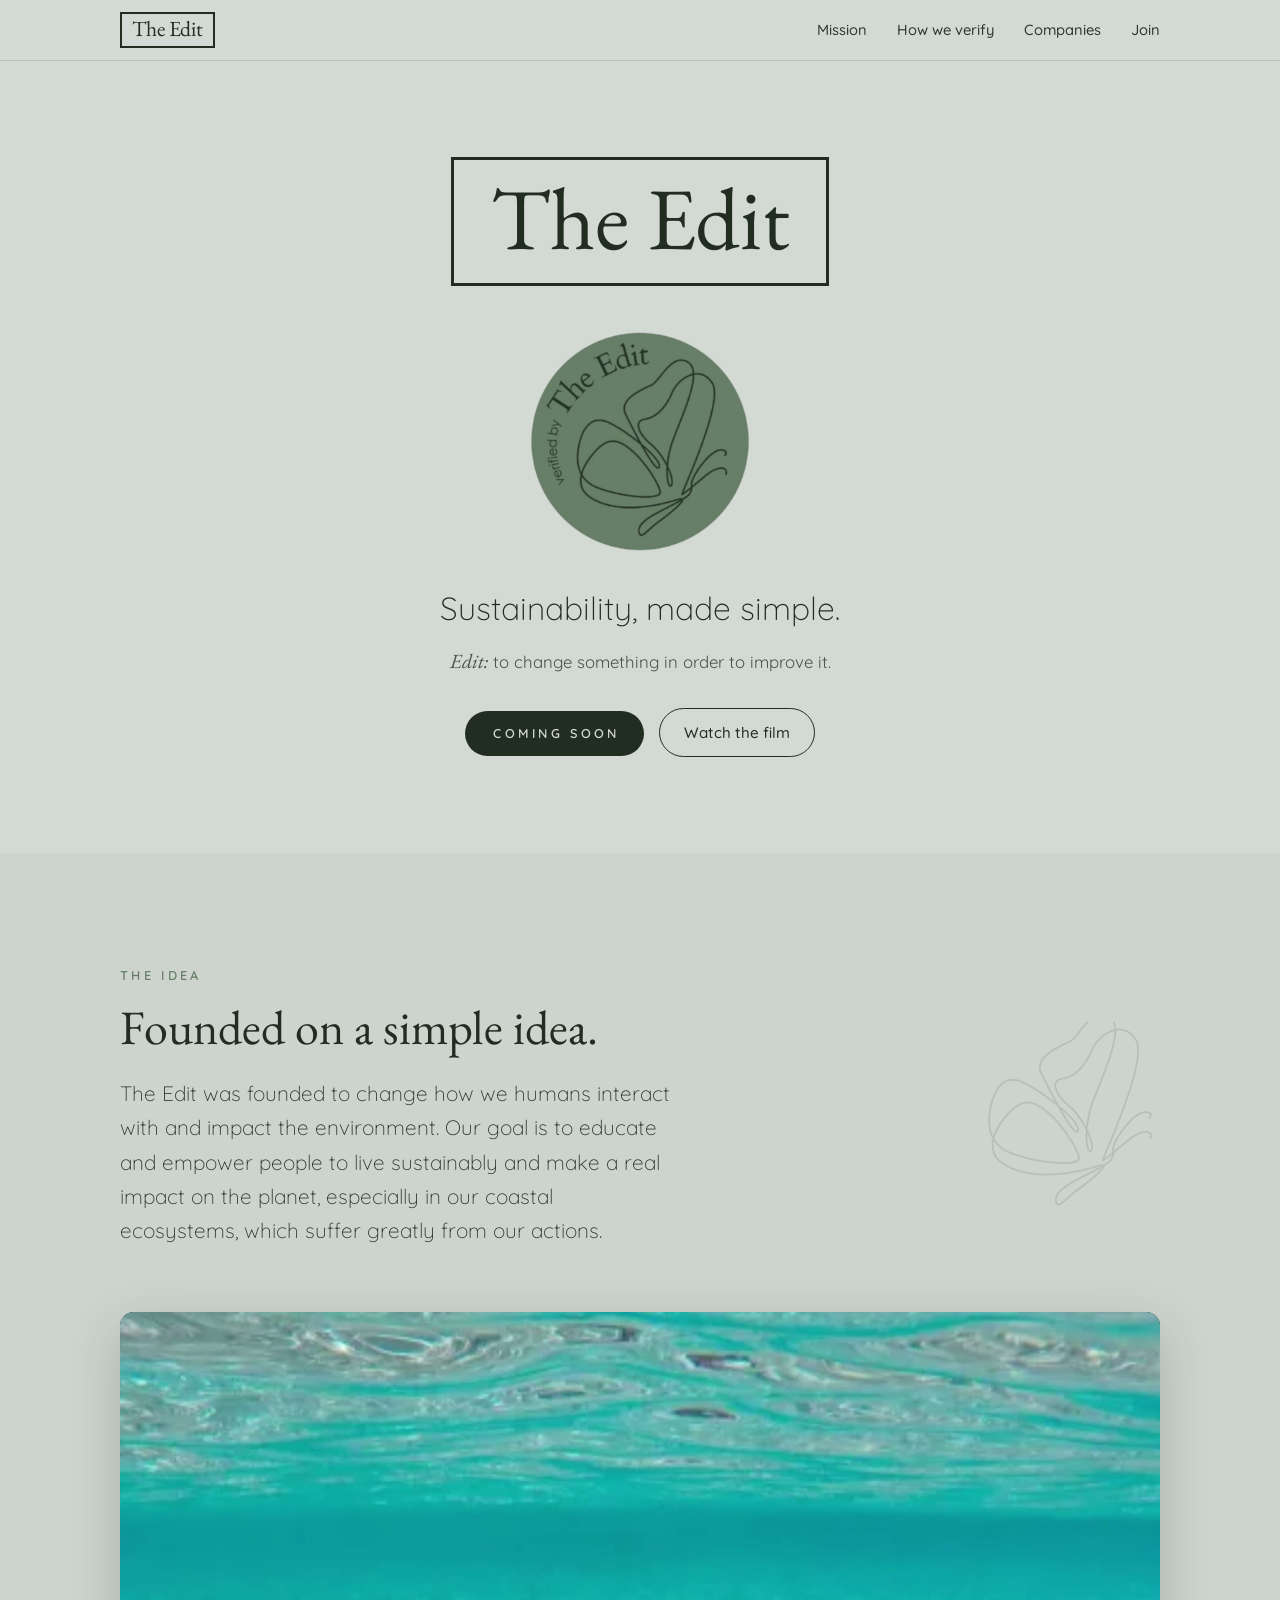
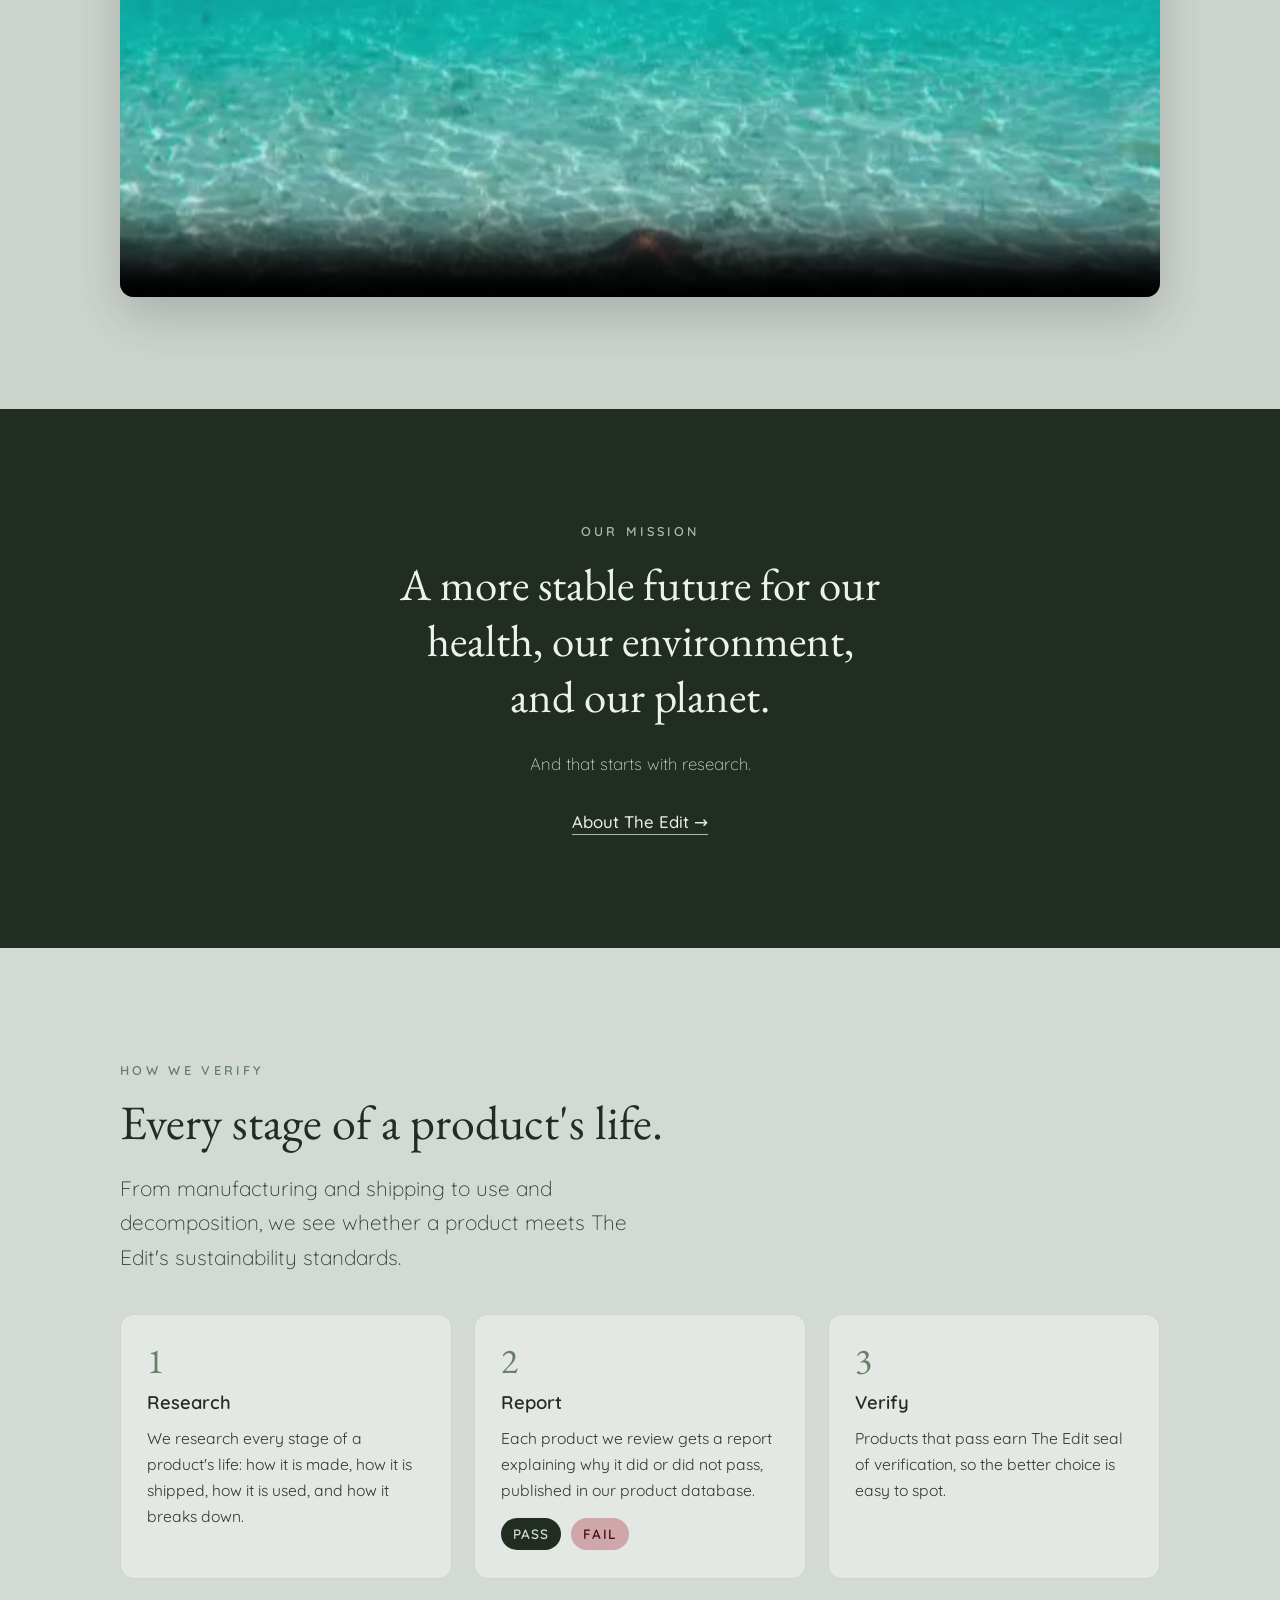
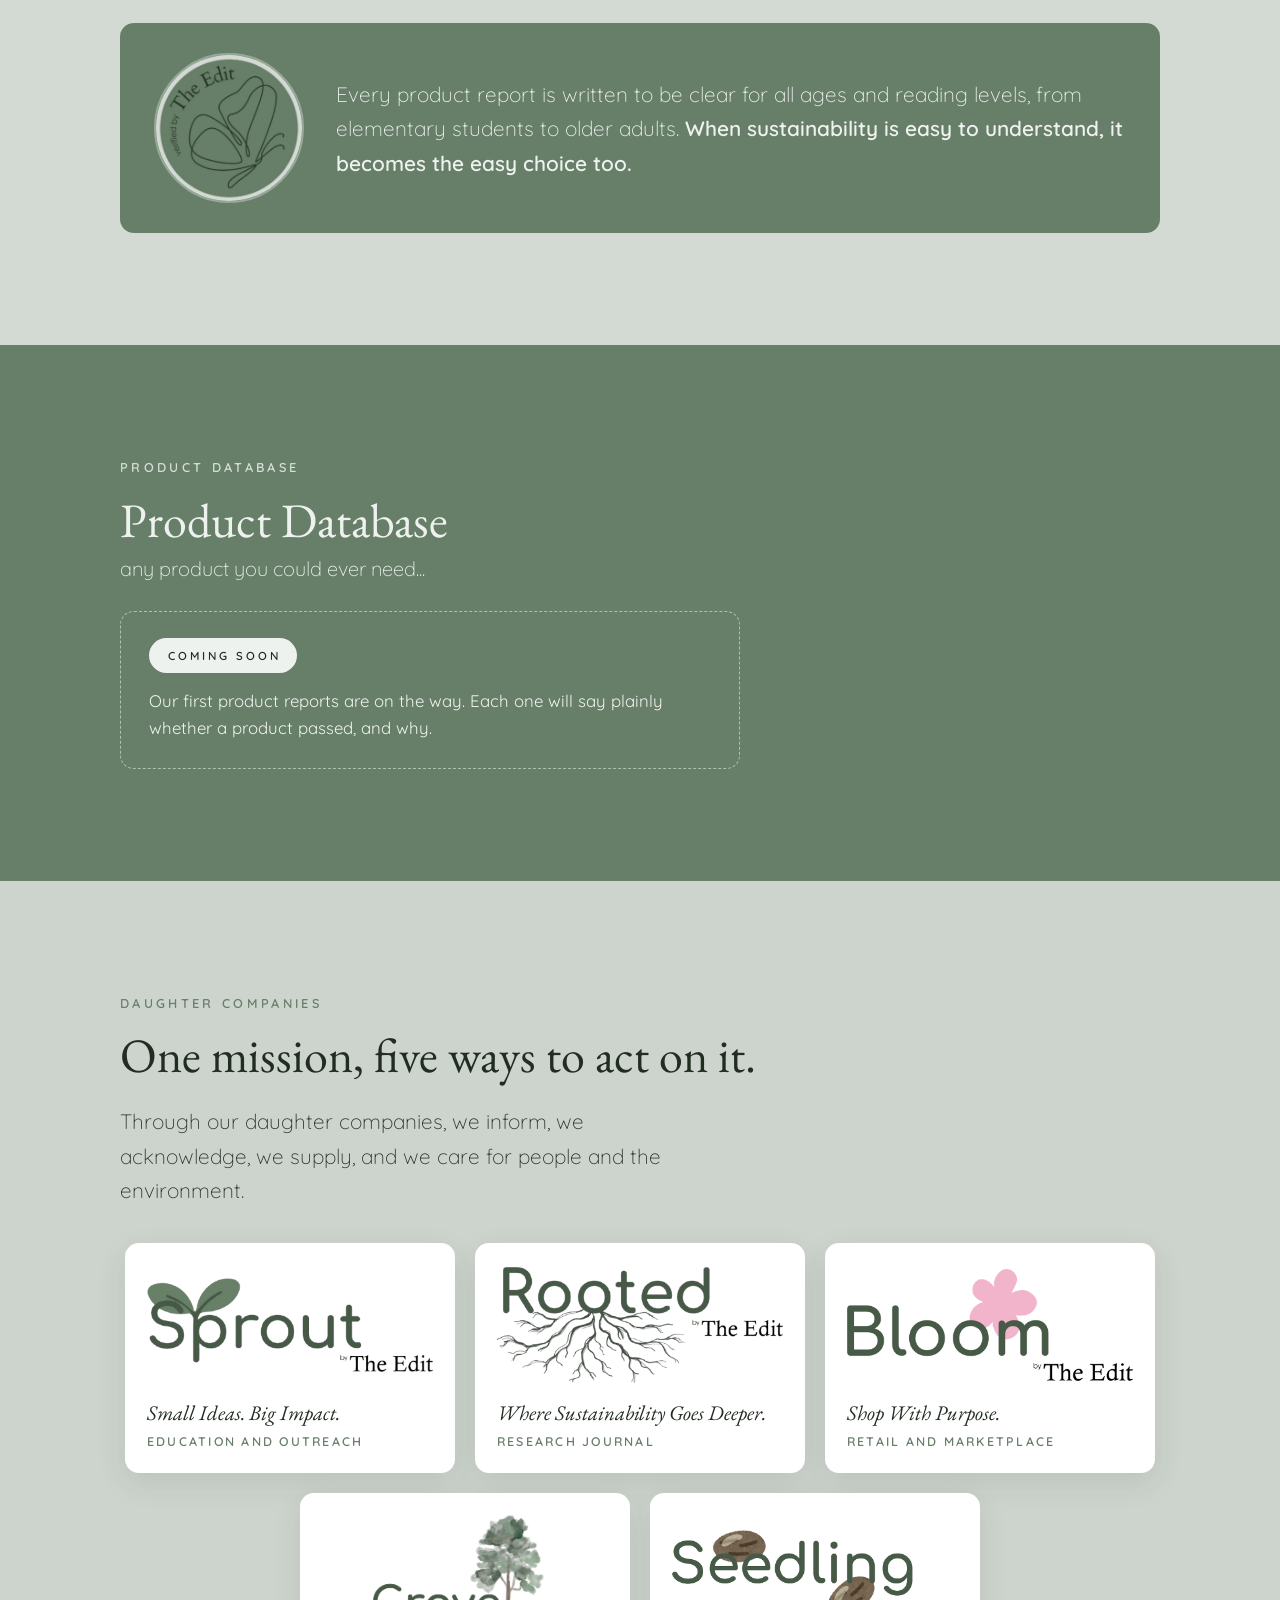
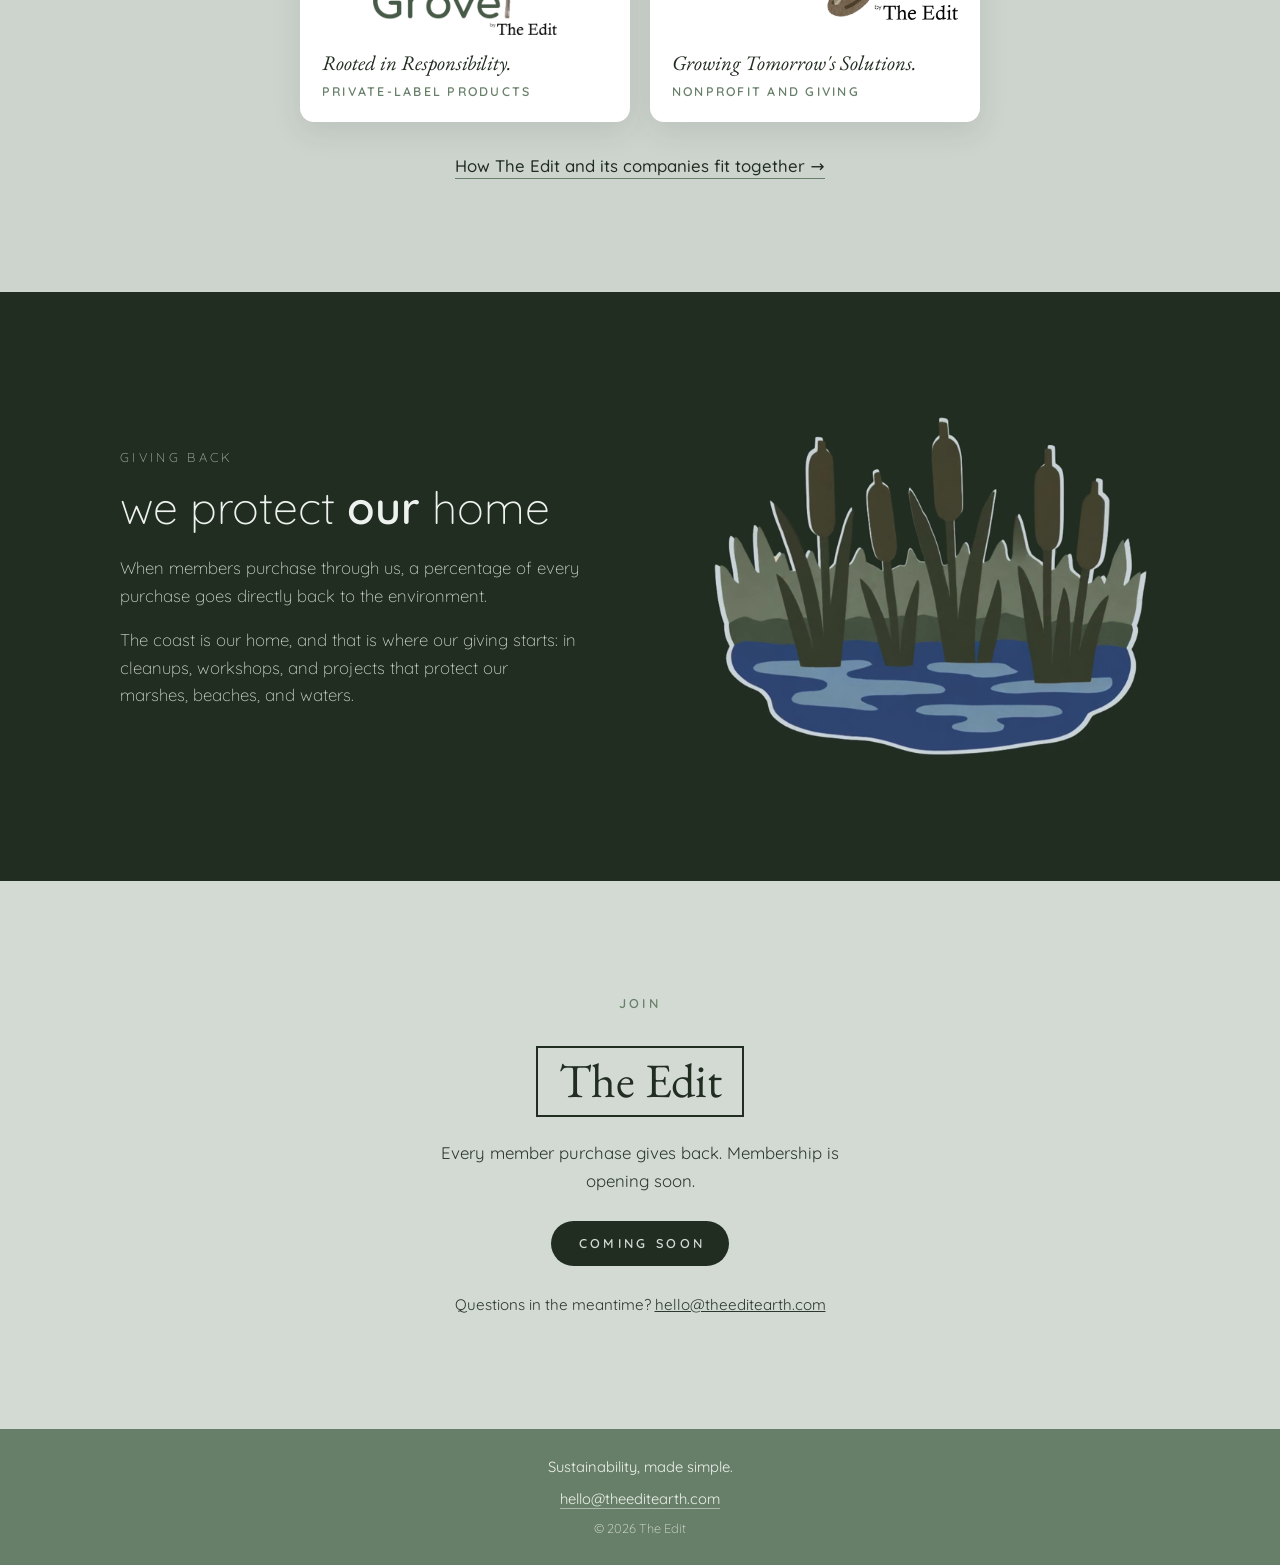
<file: index.html>
<!doctype html>
<html lang="en">
<head>
<meta charset="utf-8">
<meta name="viewport" content="width=device-width, initial-scale=1">
<title>The Edit | Sustainability, made simple.</title>
<meta name="description" content="The Edit researches every stage of a product's life and reports, in plain language, whether it meets our sustainability standards. Sustainability, made simple.">
<meta name="theme-color" content="#D3DAD4">
<meta property="og:title" content="The Edit | Sustainability, made simple.">
<meta property="og:description" content="To edit is to change something in order to improve it. Coming soon.">
<meta property="og:image" content="https://www.theeditearth.com/poster.jpg">
<meta property="og:type" content="website">
<link rel="icon" href="seal.png">
<link rel="preconnect" href="https://fonts.googleapis.com">
<link rel="preconnect" href="https://fonts.gstatic.com" crossorigin>
<link href="https://fonts.googleapis.com/css2?family=EB+Garamond:ital,wght@0,400;0,500;1,400&family=Quicksand:wght@300;400;500;600&display=swap" rel="stylesheet">
<style>
  :root {
    --sage-pale: #D3DAD4;
    --sage-mist: #CDD4CE;
    --sage: #677F68;
    --forest: #222D22;
    --ink: #2c382d;
    --cream: #eef2ee;
    --serif: "EB Garamond", Georgia, "Times New Roman", serif;
    --sans: "Quicksand", "Segoe UI", system-ui, sans-serif;
  }
  * { box-sizing: border-box; }
  html { scroll-behavior: smooth; }
  body {
    margin: 0;
    background: var(--sage-pale);
    color: var(--ink);
    font-family: var(--sans);
    font-weight: 400;
    line-height: 1.65;
    font-size: 1.05rem;
  }
  img, video { max-width: 100%; height: auto; display: block; }
  a { color: inherit; }
  .wrap { width: min(1040px, 100% - 48px); margin: 0 auto; }
  section { padding: clamp(64px, 10vw, 112px) 0; }
  h2 {
    font-family: var(--serif);
    font-weight: 400;
    font-size: clamp(2rem, 5.5vw, 3rem);
    line-height: 1.15;
    margin: 0 0 20px;
    color: var(--forest);
  }
  .eyebrow {
    font-size: 0.8rem;
    font-weight: 600;
    letter-spacing: 0.26em;
    text-transform: uppercase;
    color: var(--sage);
    margin: 0 0 14px;
  }
  .lede { font-size: clamp(1.1rem, 2.6vw, 1.3rem); font-weight: 300; max-width: 46ch; }

  /* Header */
  header {
    position: sticky; top: 0; z-index: 10;
    background: rgba(211, 218, 212, 0.92);
    backdrop-filter: blur(8px);
    border-bottom: 1px solid rgba(34, 45, 34, 0.12);
  }
  header .wrap { display: flex; align-items: center; justify-content: space-between; gap: 16px; padding: 12px 0; }
  .mark {
    font-family: var(--serif);
    font-size: 1.35rem; line-height: 1;
    border: 2px solid var(--forest);
    padding: 4px 10px 6px;
    color: var(--forest);
    text-decoration: none;
    white-space: nowrap;
  }
  nav { display: flex; gap: clamp(14px, 3vw, 30px); font-size: 0.92rem; font-weight: 500; }
  nav a { text-decoration: none; color: var(--ink); }
  nav a:hover { color: var(--sage); }
  @media (max-width: 640px) { nav a.opt { display: none; } }

  /* Hero */
  .hero { text-align: center; padding-top: clamp(56px, 9vw, 96px); padding-bottom: clamp(56px, 9vw, 96px); }
  .wordmark {
    display: inline-block;
    font-family: var(--serif);
    font-weight: 400;
    font-size: clamp(3rem, 11vw, 5.5rem);
    line-height: 1;
    color: var(--forest);
    border: 3px solid var(--forest);
    padding: 0.16em 0.42em 0.24em;
    margin: 0;
  }
  .hero .seal { width: min(52vw, 230px); border-radius: 50%; margin: 40px auto 26px; }
  .tagline { font-size: clamp(1.4rem, 5vw, 2rem); font-weight: 300; margin: 0 0 10px; color: var(--forest); }
  .definition { margin: 0 auto 30px; color: #46554a; }
  .definition em { font-family: var(--serif); font-size: 1.2em; }
  .pill {
    display: inline-block;
    background: var(--forest); color: var(--sage-pale);
    font-size: 0.8rem; font-weight: 600; letter-spacing: 0.26em; text-transform: uppercase;
    padding: 12px 24px 12px 28px; border-radius: 999px;
  }
  .btn {
    display: inline-block; text-decoration: none;
    border: 1.5px solid var(--forest); color: var(--forest);
    font-weight: 500; font-size: 0.95rem;
    padding: 11px 24px; border-radius: 999px; margin-left: 10px;
  }
  .btn:hover { background: var(--forest); color: var(--sage-pale); }
  @media (max-width: 420px) { .btn { margin: 14px 0 0; } .hero .actions { display: flex; flex-direction: column; align-items: center; } }

  /* Idea + video */
  .idea { background: var(--sage-mist); }
  .idea .grid { display: grid; grid-template-columns: 1fr 180px; gap: 40px; align-items: center; }
  @media (max-width: 720px) { .idea .grid { grid-template-columns: 1fr; } .idea .butterfly { display: none; } }
  .video-frame {
    margin-top: 44px;
    border-radius: 14px; overflow: hidden;
    background: var(--forest);
    box-shadow: 0 18px 50px rgba(34, 45, 34, 0.22);
  }
  .video-frame video { width: 100%; aspect-ratio: 16 / 9; }

  /* Mission */
  .mission { background: var(--forest); color: var(--cream); text-align: center; }
  .mission .eyebrow { color: #a9bcaa; }
  .mission blockquote {
    font-family: var(--serif);
    font-size: clamp(1.7rem, 5vw, 2.8rem);
    line-height: 1.25; margin: 0 auto; max-width: 22ch;
  }
  .mission p.sub { margin: 26px auto 0; max-width: 52ch; font-weight: 300; color: #cfd8d0; }

  /* Verify */
  .steps { display: grid; grid-template-columns: repeat(3, 1fr); gap: 22px; margin-top: 40px; }
  @media (max-width: 800px) { .steps { grid-template-columns: 1fr; } }
  .step {
    background: rgba(255, 255, 255, 0.38);
    border: 1px solid rgba(34, 45, 34, 0.1);
    border-radius: 14px; padding: 28px 26px;
  }
  .step .num { font-family: var(--serif); font-size: 2.2rem; line-height: 1; color: var(--sage); }
  .step h3 { margin: 10px 0 8px; font-size: 1.15rem; font-weight: 600; color: var(--forest); }
  .step p { margin: 0; font-size: 0.98rem; }
  .verdicts { display: flex; gap: 10px; margin-top: 14px; font-weight: 600; font-size: 0.85rem; letter-spacing: 0.08em; text-transform: uppercase; }
  .verdicts span { padding: 5px 12px; border-radius: 999px; }
  .pass { background: var(--forest); color: var(--sage-pale); }
  .fail { background: #cfa6aa; color: #4a0f17; }
  .plain {
    margin-top: 44px; display: grid; grid-template-columns: 150px 1fr; gap: 32px; align-items: center;
    background: var(--sage); color: var(--cream); border-radius: 14px; padding: 30px 34px;
  }
  .plain img { border-radius: 50%; border: 2px solid rgba(238, 242, 238, 0.35); }
  .plain p { margin: 0; font-size: clamp(1.1rem, 2.6vw, 1.3rem); font-weight: 300; }
  .plain strong { font-weight: 600; }
  @media (max-width: 640px) { .plain { grid-template-columns: 1fr; text-align: center; } .plain img { width: 130px; margin: 0 auto; } }

  /* Database */
  .database { background: var(--sage); color: var(--cream); }
  .database h2 { color: var(--cream); margin-bottom: 4px; }
  .database .eyebrow { color: #d5dfd6; }
  .database .sub { font-size: 1.25rem; font-weight: 300; margin: 0 0 26px; }
  .soon-card {
    border: 1.5px dashed rgba(238, 242, 238, 0.55); border-radius: 14px;
    padding: 26px 28px; max-width: 620px;
  }
  .soon-card p { margin: 0; }
  .soon-card .pill { background: var(--cream); color: var(--forest); margin-bottom: 14px; padding: 8px 16px 8px 19px; font-size: 0.72rem; }

  /* Daughter companies */
  .daughters { background: var(--sage-mist); }
  .cos { display: flex; flex-wrap: wrap; justify-content: center; gap: 20px; margin-top: 36px; }
  .co {
    flex: 1 1 280px; max-width: 330px;
    display: flex; flex-direction: column; text-decoration: none;
    background: #fff; border-radius: 14px; padding: 22px 22px 20px;
    box-shadow: 0 10px 30px rgba(34, 45, 34, 0.10);
    transition: transform .15s ease, box-shadow .15s ease;
  }
  .co:hover { transform: translateY(-3px); box-shadow: 0 16px 38px rgba(34, 45, 34, 0.18); }
  .co img { height: 120px; width: 100%; object-fit: contain; margin-bottom: 16px; }
  .co .tag { font-family: var(--serif); font-style: italic; font-size: 1.3rem; line-height: 1.2; color: var(--forest); }
  .co .what { margin-top: 6px; font-size: 0.78rem; font-weight: 600; letter-spacing: 0.18em; text-transform: uppercase; color: var(--sage); }
  .more { margin: 30px 0 0; text-align: center; font-weight: 500; }
  .more a { text-decoration: none; border-bottom: 1.5px solid var(--sage); padding-bottom: 2px; color: var(--forest); }
  .mission .more a { color: var(--cream); border-bottom-color: #a9bcaa; }
  .verbs { display: flex; flex-wrap: wrap; gap: 10px; margin-top: 18px; padding: 0; list-style: none; }
  .verbs li { border: 1.5px solid var(--sage); color: var(--forest); border-radius: 999px; padding: 6px 18px; font-weight: 500; font-size: 0.95rem; }

  /* Home / giving */
  .home { background: var(--forest); color: var(--cream); }
  .home .grid { display: grid; grid-template-columns: 1.2fr 1fr; gap: 40px; align-items: center; }
  @media (max-width: 760px) { .home .grid { grid-template-columns: 1fr; } .home img { width: 70%; margin: 0 auto; } }
  .home h2 { color: var(--cream); font-family: var(--sans); font-weight: 300; font-size: clamp(1.8rem, 5.4vw, 2.8rem); }
  .home h2 strong { font-weight: 600; }
  .home p { font-weight: 300; color: #cfd8d0; max-width: 46ch; }
  .home .eyebrow { color: #a9bcaa; }

  /* Join */
  .join { text-align: center; }
  .join .mark-lg {
    display: inline-block; font-family: var(--serif); font-size: clamp(2rem, 7vw, 3rem); line-height: 1;
    border: 2.5px solid var(--forest); padding: 0.16em 0.42em 0.24em; color: var(--forest); margin: 6px 0 22px;
  }
  .join p { max-width: 44ch; margin: 0 auto 26px; }

  footer { background: var(--sage); color: var(--cream); text-align: center; padding: 26px 24px; font-size: 0.92rem; }
  footer p { margin: 0; }
  footer .contact { margin-top: 8px; }
  footer .contact a { text-decoration: none; border-bottom: 1px solid rgba(238,242,238,.5); }
  .join p.reach { margin: 26px auto 0; font-size: 0.95rem; }
  footer .small { margin-top: 6px; font-size: 0.8rem; font-weight: 300; opacity: 0.85; }
</style>
</head>
<body>

<header>
  <div class="wrap">
    <a class="mark" href="#top">The Edit</a>
    <nav aria-label="Sections">
      <a href="#mission">Mission</a>
      <a href="#verify">How we verify</a>
      <a class="opt" href="#companies">Companies</a>
      <a href="#join">Join</a>
    </nav>
  </div>
</header>

<main id="top">

  <section class="hero">
    <div class="wrap">
      <h1 class="wordmark">The Edit</h1>
      <img class="seal" src="seal.png" width="230" height="230" alt="Verified by The Edit butterfly seal">
      <p class="tagline">Sustainability, made simple.</p>
      <p class="definition"><em>Edit:</em> to change something in order to improve it.</p>
      <div class="actions">
        <span class="pill">Coming soon</span>
        <a class="btn" href="#watch">Watch the film</a>
      </div>
    </div>
  </section>

  <section class="idea" id="watch">
    <div class="wrap">
      <div class="grid">
        <div>
          <p class="eyebrow">The idea</p>
          <h2>Founded on a simple idea.</h2>
          <p class="lede">The Edit was founded to change how we humans interact with and impact the environment. Our goal is to educate and empower people to live sustainably and make a real impact on the planet, especially in our coastal ecosystems, which suffer greatly from our actions.</p>
        </div>
        <img class="butterfly" src="butterfly.png" width="180" height="189" alt="" aria-hidden="true">
      </div>
      <div class="video-frame">
        <video controls preload="metadata" playsinline poster="poster.jpg">
          <source src="the-edit.mp4" type="video/mp4">
        </video>
      </div>
    </div>
  </section>

  <section class="mission" id="mission">
    <div class="wrap">
      <p class="eyebrow">Our mission</p>
      <blockquote>A more stable future for our health, our environment, and our planet.</blockquote>
      <p class="sub">And that starts with research.</p>
      <p class="more"><a href="about.html">About The Edit &rarr;</a></p>
    </div>
  </section>

  <section id="verify">
    <div class="wrap">
      <p class="eyebrow">How we verify</p>
      <h2>Every stage of a product's life.</h2>
      <p class="lede">From manufacturing and shipping to use and decomposition, we see whether a product meets The Edit's sustainability standards.</p>

      <div class="steps">
        <div class="step">
          <div class="num">1</div>
          <h3>Research</h3>
          <p>We research every stage of a product's life: how it is made, how it is shipped, how it is used, and how it breaks down.</p>
        </div>
        <div class="step">
          <div class="num">2</div>
          <h3>Report</h3>
          <p>Each product we review gets a report explaining why it did or did not pass, published in our product database.</p>
          <div class="verdicts"><span class="pass">Pass</span><span class="fail">Fail</span></div>
        </div>
        <div class="step">
          <div class="num">3</div>
          <h3>Verify</h3>
          <p>Products that pass earn The Edit seal of verification, so the better choice is easy to spot.</p>
        </div>
      </div>

      <div class="plain">
        <img src="seal.png" width="150" height="150" alt="The Edit seal of verification">
        <p>Every product report is written to be clear for all ages and reading levels, from elementary students to older adults. <strong>When sustainability is easy to understand, it becomes the easy choice too.</strong></p>
      </div>
    </div>
  </section>

  <section class="database" id="database">
    <div class="wrap">
      <p class="eyebrow">Product database</p>
      <h2>Product Database</h2>
      <p class="sub">any product you could ever need...</p>
      <div class="soon-card">
        <span class="pill">Coming soon</span>
        <p>Our first product reports are on the way. Each one will say plainly whether a product passed, and why.</p>
      </div>
    </div>
  </section>

  <section class="daughters" id="companies">
    <div class="wrap">
      <p class="eyebrow">Daughter companies</p>
      <h2>One mission, five ways to act on it.</h2>
      <p class="lede">Through our daughter companies, we inform, we acknowledge, we supply, and we care for people and the environment.</p>
      <div class="cos">
        <a class="co" href="sprout.html"><img src="logo-sprout.png" alt="Sprout by The Edit"><span class="tag">Small Ideas. Big Impact.</span><span class="what">Education and outreach</span></a>
        <a class="co" href="rooted.html"><img src="logo-rooted.png" alt="Rooted by The Edit"><span class="tag">Where Sustainability Goes Deeper.</span><span class="what">Research journal</span></a>
        <a class="co" href="bloom.html"><img src="logo-bloom.png" alt="Bloom by The Edit"><span class="tag">Shop With Purpose.</span><span class="what">Retail and marketplace</span></a>
        <a class="co" href="grove.html"><img src="logo-grove.png" alt="Grove by The Edit"><span class="tag">Rooted in Responsibility.</span><span class="what">Private-label products</span></a>
        <a class="co" href="seedling.html"><img src="logo-seedling.png" alt="Seedling by The Edit"><span class="tag">Growing Tomorrow's Solutions.</span><span class="what">Nonprofit and giving</span></a>
      </div>
      <p class="more"><a href="about.html">How The Edit and its companies fit together &rarr;</a></p>
    </div>
  </section>

  <section class="home" id="home">
    <div class="wrap">
      <div class="grid">
        <div>
          <p class="eyebrow">Giving back</p>
          <h2>we protect <strong>our</strong> home</h2>
          <p>When members purchase through us, a percentage of every purchase goes directly back to the environment.</p>
          <p>The coast is our home, and that is where our giving starts: in cleanups, workshops, and projects that protect our marshes, beaches, and waters.</p>
        </div>
        <img src="marsh.png" width="620" height="498" alt="Illustration of cattails growing in a coastal marsh">
      </div>
    </div>
  </section>

  <section class="join" id="join">
    <div class="wrap">
      <p class="eyebrow">Join</p>
      <div class="mark-lg">The Edit</div>
      <p>Every member purchase gives back. Membership is opening soon.</p>
      <span class="pill">Coming soon</span>
      <p class="reach">Questions in the meantime? <a href="mailto:hello@theeditearth.com">hello@theeditearth.com</a></p>
    </div>
  </section>

</main>

<footer>
  <p>Sustainability, made simple.</p>
  <p class="contact"><a href="mailto:hello@theeditearth.com">hello@theeditearth.com</a></p>
  <p class="small">&copy; 2026 The Edit</p>
</footer>

</body>
</html>
</file>
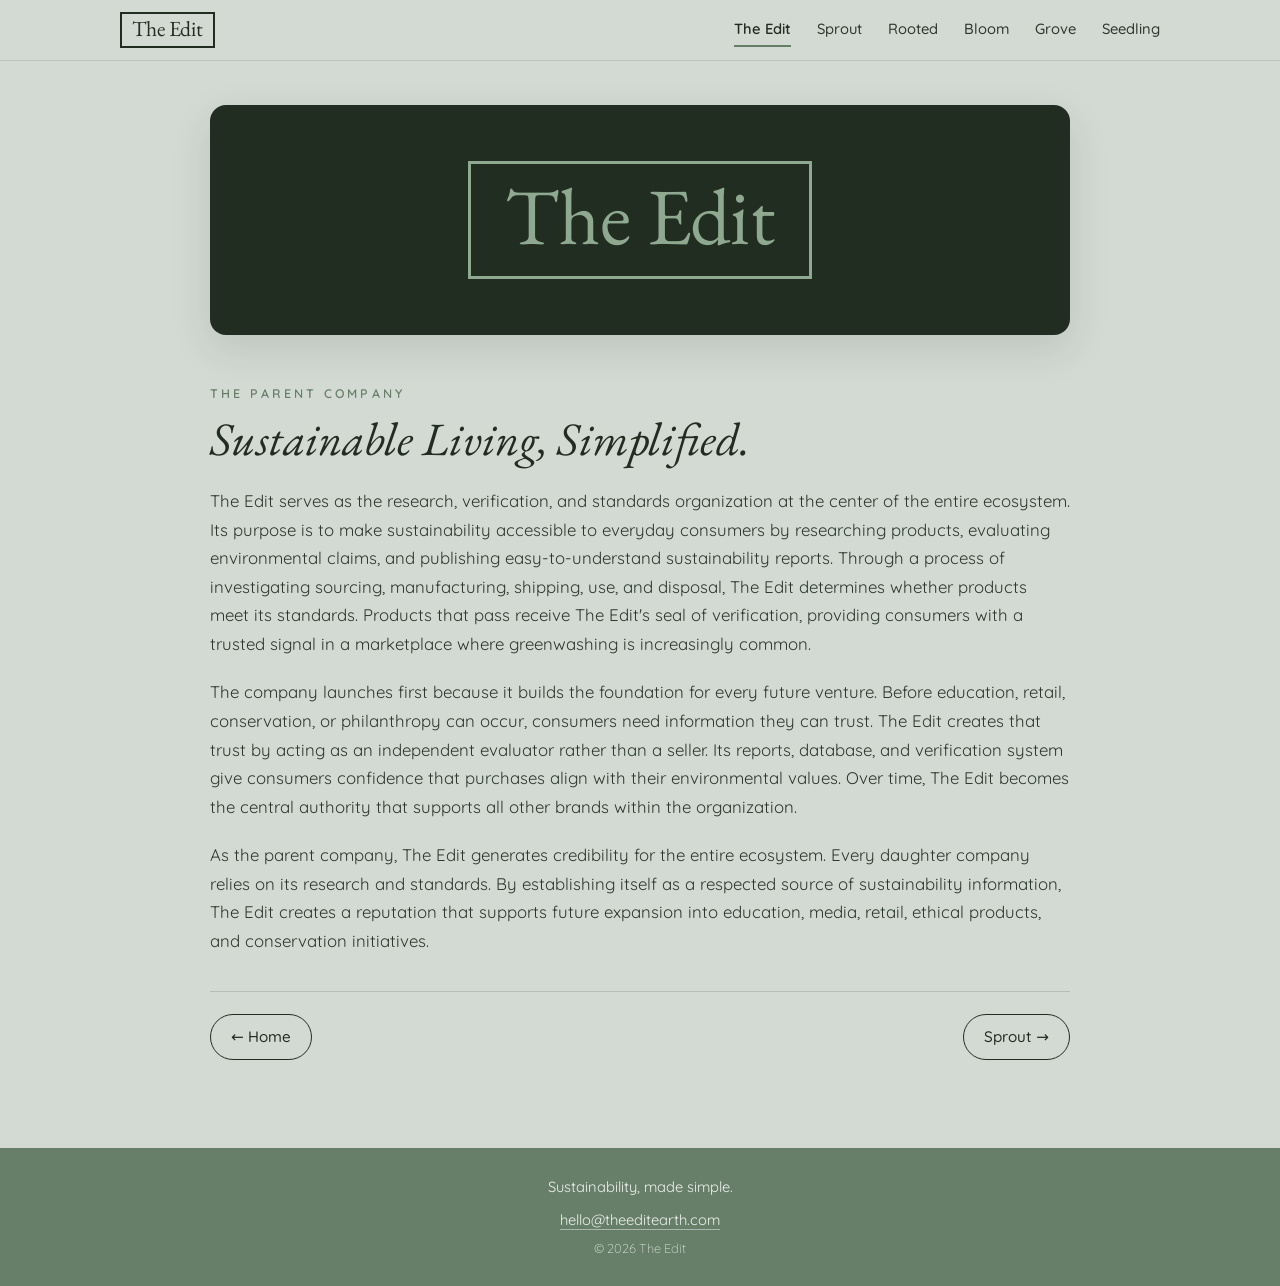
<file: about.html>
<!doctype html>
<html lang="en">
<head>
<meta charset="utf-8">
<meta name="viewport" content="width=device-width, initial-scale=1">
<title>The Edit | Sustainable Living, Simplified.</title>
<meta name="description" content="The Edit serves as the research, verification, and standards organization at the center of the entire ecosystem.">
<meta name="theme-color" content="#D3DAD4">
<meta property="og:title" content="The Edit | Sustainable Living, Simplified.">
<meta property="og:description" content="The Edit serves as the research, verification, and standards organization at the center of the entire ecosystem.">
<meta property="og:type" content="website">
<link rel="icon" href="seal.png">
<link rel="preconnect" href="https://fonts.googleapis.com">
<link rel="preconnect" href="https://fonts.gstatic.com" crossorigin>
<link href="https://fonts.googleapis.com/css2?family=EB+Garamond:ital,wght@0,400;0,500;1,400&family=Quicksand:wght@300;400;500;600&display=swap" rel="stylesheet">
<link rel="stylesheet" href="company.css">
</head>
<body>
<header>
  <div class="wrap">
    <a class="mark" href="./">The Edit</a>
    <nav aria-label="Companies">
      <a href="about.html" class="on">The Edit</a>
      <a href="sprout.html">Sprout</a>
      <a href="rooted.html">Rooted</a>
      <a href="bloom.html">Bloom</a>
      <a href="grove.html">Grove</a>
      <a href="seedling.html">Seedling</a>
    </nav>
  </div>
</header>
<main>
  <div class="wrap">
    <div class="banner edit"><span class="wordmark">The Edit</span></div>
    <article>
      <p class="eyebrow">The parent company</p>
      <h1>Sustainable Living, Simplified.</h1>
      <p>The Edit serves as the research, verification, and standards organization at the center of the entire ecosystem. Its purpose is to make sustainability accessible to everyday consumers by researching products, evaluating environmental claims, and publishing easy-to-understand sustainability reports. Through a process of investigating sourcing, manufacturing, shipping, use, and disposal, The Edit determines whether products meet its standards. Products that pass receive The Edit's seal of verification, providing consumers with a trusted signal in a marketplace where greenwashing is increasingly common.</p>
      <p>The company launches first because it builds the foundation for every future venture. Before education, retail, conservation, or philanthropy can occur, consumers need information they can trust. The Edit creates that trust by acting as an independent evaluator rather than a seller. Its reports, database, and verification system give consumers confidence that purchases align with their environmental values. Over time, The Edit becomes the central authority that supports all other brands within the organization.</p>
      <p>As the parent company, The Edit generates credibility for the entire ecosystem. Every daughter company relies on its research and standards. By establishing itself as a respected source of sustainability information, The Edit creates a reputation that supports future expansion into education, media, retail, ethical products, and conservation initiatives.</p>
    </article>
    <div class="pager">
      <a href="./">&larr; Home</a>
      <span></span>
      <a href="sprout.html">Sprout &rarr;</a>
    </div>
  </div>
</main>
<footer>
  <p>Sustainability, made simple.</p>
  <p class="contact"><a href="mailto:hello@theeditearth.com">hello@theeditearth.com</a></p>
  <p class="small">&copy; 2026 The Edit</p>
</footer>
</body>
</html>
</file>
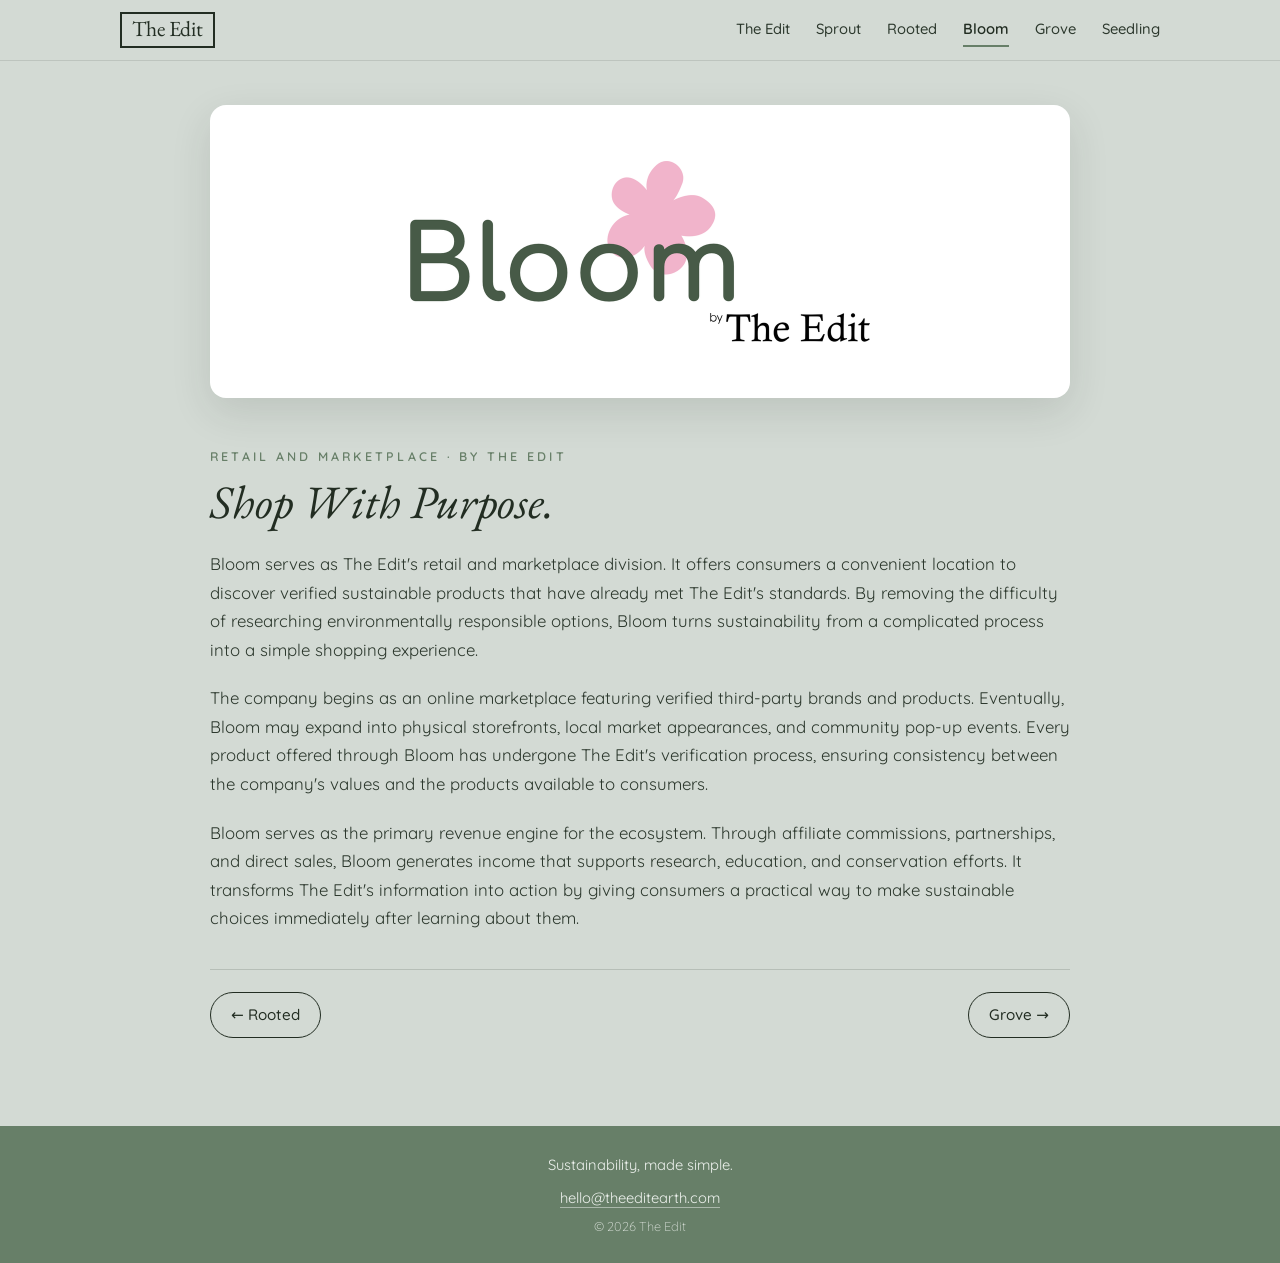
<file: bloom.html>
<!doctype html>
<html lang="en">
<head>
<meta charset="utf-8">
<meta name="viewport" content="width=device-width, initial-scale=1">
<title>Bloom by The Edit | Shop With Purpose.</title>
<meta name="description" content="Bloom serves as The Edit&#x27;s retail and marketplace division.">
<meta name="theme-color" content="#D3DAD4">
<meta property="og:title" content="Bloom by The Edit | Shop With Purpose.">
<meta property="og:description" content="Bloom serves as The Edit&#x27;s retail and marketplace division.">
<meta property="og:type" content="website">
<link rel="icon" href="seal.png">
<link rel="preconnect" href="https://fonts.googleapis.com">
<link rel="preconnect" href="https://fonts.gstatic.com" crossorigin>
<link href="https://fonts.googleapis.com/css2?family=EB+Garamond:ital,wght@0,400;0,500;1,400&family=Quicksand:wght@300;400;500;600&display=swap" rel="stylesheet">
<link rel="stylesheet" href="company.css">
</head>
<body>
<header>
  <div class="wrap">
    <a class="mark" href="./">The Edit</a>
    <nav aria-label="Companies">
      <a href="about.html">The Edit</a>
      <a href="sprout.html">Sprout</a>
      <a href="rooted.html">Rooted</a>
      <a href="bloom.html" class="on">Bloom</a>
      <a href="grove.html">Grove</a>
      <a href="seedling.html">Seedling</a>
    </nav>
  </div>
</header>
<main>
  <div class="wrap">
    <div class="banner"><img src="logo-bloom.png" width="920" height="362" alt="Bloom by The Edit"></div>
    <article>
      <p class="eyebrow">Retail and marketplace &middot; by The Edit</p>
      <h1>Shop With Purpose.</h1>
      <p>Bloom serves as The Edit's retail and marketplace division. It offers consumers a convenient location to discover verified sustainable products that have already met The Edit's standards. By removing the difficulty of researching environmentally responsible options, Bloom turns sustainability from a complicated process into a simple shopping experience.</p>
      <p>The company begins as an online marketplace featuring verified third-party brands and products. Eventually, Bloom may expand into physical storefronts, local market appearances, and community pop-up events. Every product offered through Bloom has undergone The Edit's verification process, ensuring consistency between the company's values and the products available to consumers.</p>
      <p>Bloom serves as the primary revenue engine for the ecosystem. Through affiliate commissions, partnerships, and direct sales, Bloom generates income that supports research, education, and conservation efforts. It transforms The Edit's information into action by giving consumers a practical way to make sustainable choices immediately after learning about them.</p>
    </article>
    <div class="pager">
      <a href="rooted.html">&larr; Rooted</a>
      <span></span>
      <a href="grove.html">Grove &rarr;</a>
    </div>
  </div>
</main>
<footer>
  <p>Sustainability, made simple.</p>
  <p class="contact"><a href="mailto:hello@theeditearth.com">hello@theeditearth.com</a></p>
  <p class="small">&copy; 2026 The Edit</p>
</footer>
</body>
</html>
</file>
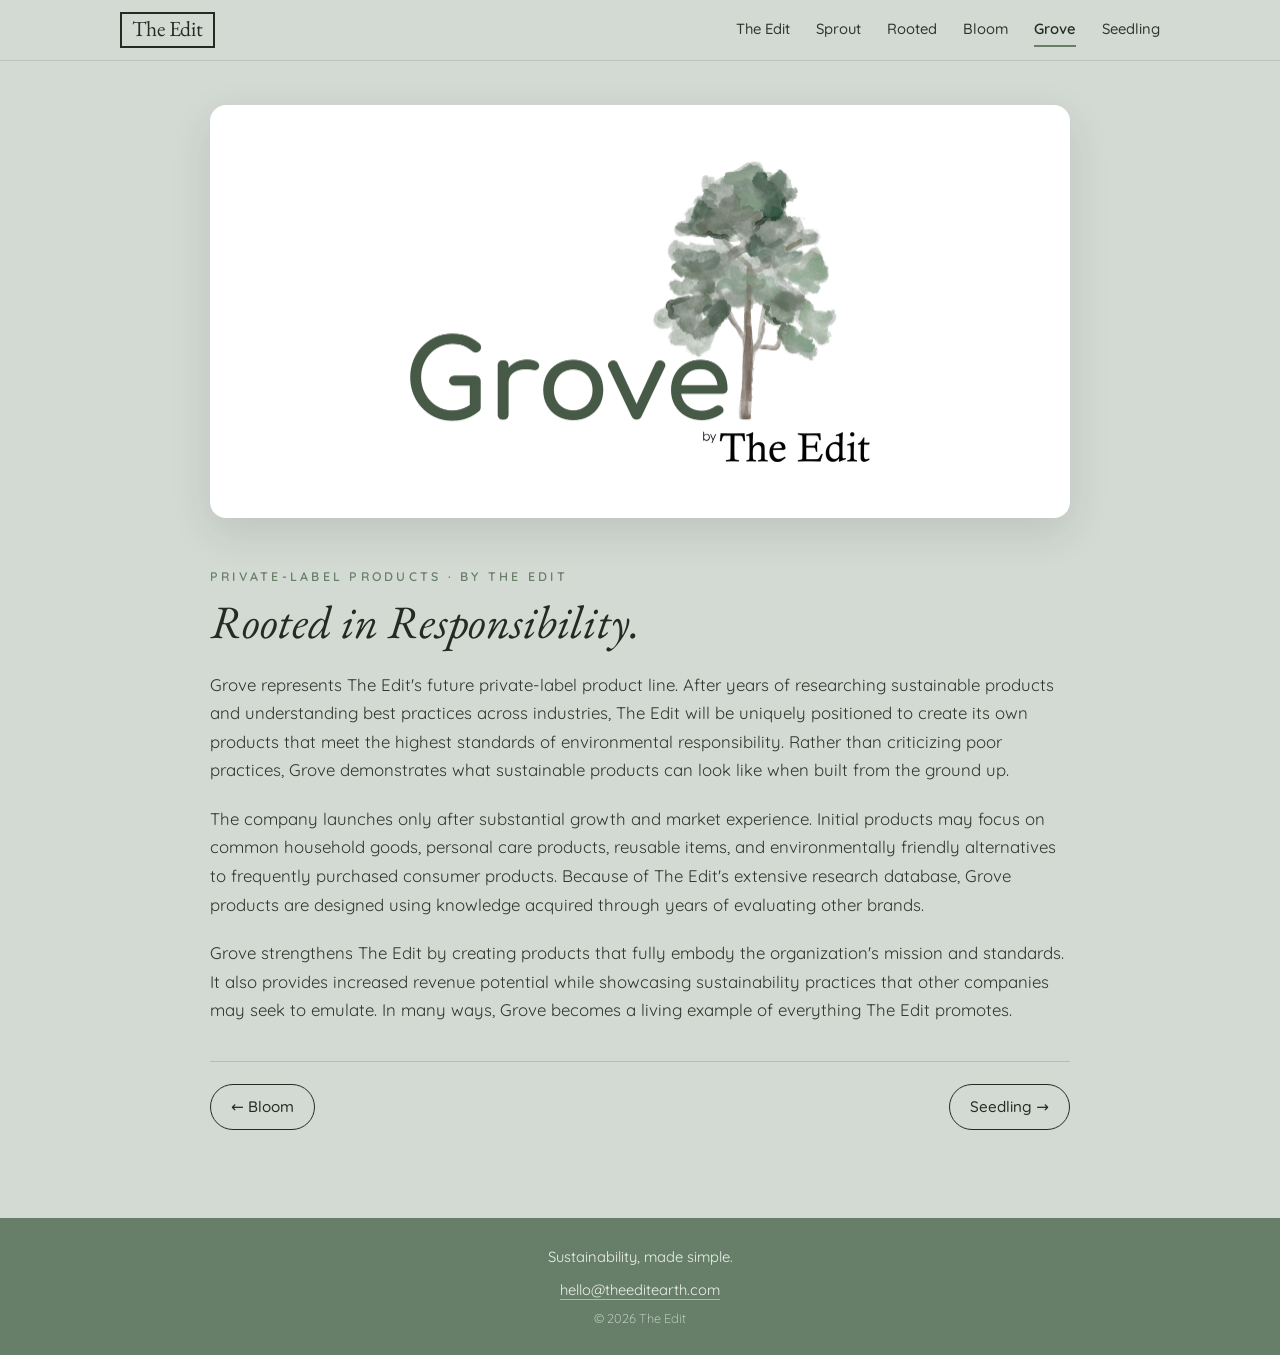
<file: grove.html>
<!doctype html>
<html lang="en">
<head>
<meta charset="utf-8">
<meta name="viewport" content="width=device-width, initial-scale=1">
<title>Grove by The Edit | Rooted in Responsibility.</title>
<meta name="description" content="Grove represents The Edit&#x27;s future private-label product line.">
<meta name="theme-color" content="#D3DAD4">
<meta property="og:title" content="Grove by The Edit | Rooted in Responsibility.">
<meta property="og:description" content="Grove represents The Edit&#x27;s future private-label product line.">
<meta property="og:type" content="website">
<link rel="icon" href="seal.png">
<link rel="preconnect" href="https://fonts.googleapis.com">
<link rel="preconnect" href="https://fonts.gstatic.com" crossorigin>
<link href="https://fonts.googleapis.com/css2?family=EB+Garamond:ital,wght@0,400;0,500;1,400&family=Quicksand:wght@300;400;500;600&display=swap" rel="stylesheet">
<link rel="stylesheet" href="company.css">
</head>
<body>
<header>
  <div class="wrap">
    <a class="mark" href="./">The Edit</a>
    <nav aria-label="Companies">
      <a href="about.html">The Edit</a>
      <a href="sprout.html">Sprout</a>
      <a href="rooted.html">Rooted</a>
      <a href="bloom.html">Bloom</a>
      <a href="grove.html" class="on">Grove</a>
      <a href="seedling.html">Seedling</a>
    </nav>
  </div>
</header>
<main>
  <div class="wrap">
    <div class="banner"><img src="logo-grove.png" width="920" height="603" alt="Grove by The Edit"></div>
    <article>
      <p class="eyebrow">Private-label products &middot; by The Edit</p>
      <h1>Rooted in Responsibility.</h1>
      <p>Grove represents The Edit's future private-label product line. After years of researching sustainable products and understanding best practices across industries, The Edit will be uniquely positioned to create its own products that meet the highest standards of environmental responsibility. Rather than criticizing poor practices, Grove demonstrates what sustainable products can look like when built from the ground up.</p>
      <p>The company launches only after substantial growth and market experience. Initial products may focus on common household goods, personal care products, reusable items, and environmentally friendly alternatives to frequently purchased consumer products. Because of The Edit's extensive research database, Grove products are designed using knowledge acquired through years of evaluating other brands.</p>
      <p>Grove strengthens The Edit by creating products that fully embody the organization's mission and standards. It also provides increased revenue potential while showcasing sustainability practices that other companies may seek to emulate. In many ways, Grove becomes a living example of everything The Edit promotes.</p>
    </article>
    <div class="pager">
      <a href="bloom.html">&larr; Bloom</a>
      <span></span>
      <a href="seedling.html">Seedling &rarr;</a>
    </div>
  </div>
</main>
<footer>
  <p>Sustainability, made simple.</p>
  <p class="contact"><a href="mailto:hello@theeditearth.com">hello@theeditearth.com</a></p>
  <p class="small">&copy; 2026 The Edit</p>
</footer>
</body>
</html>
</file>
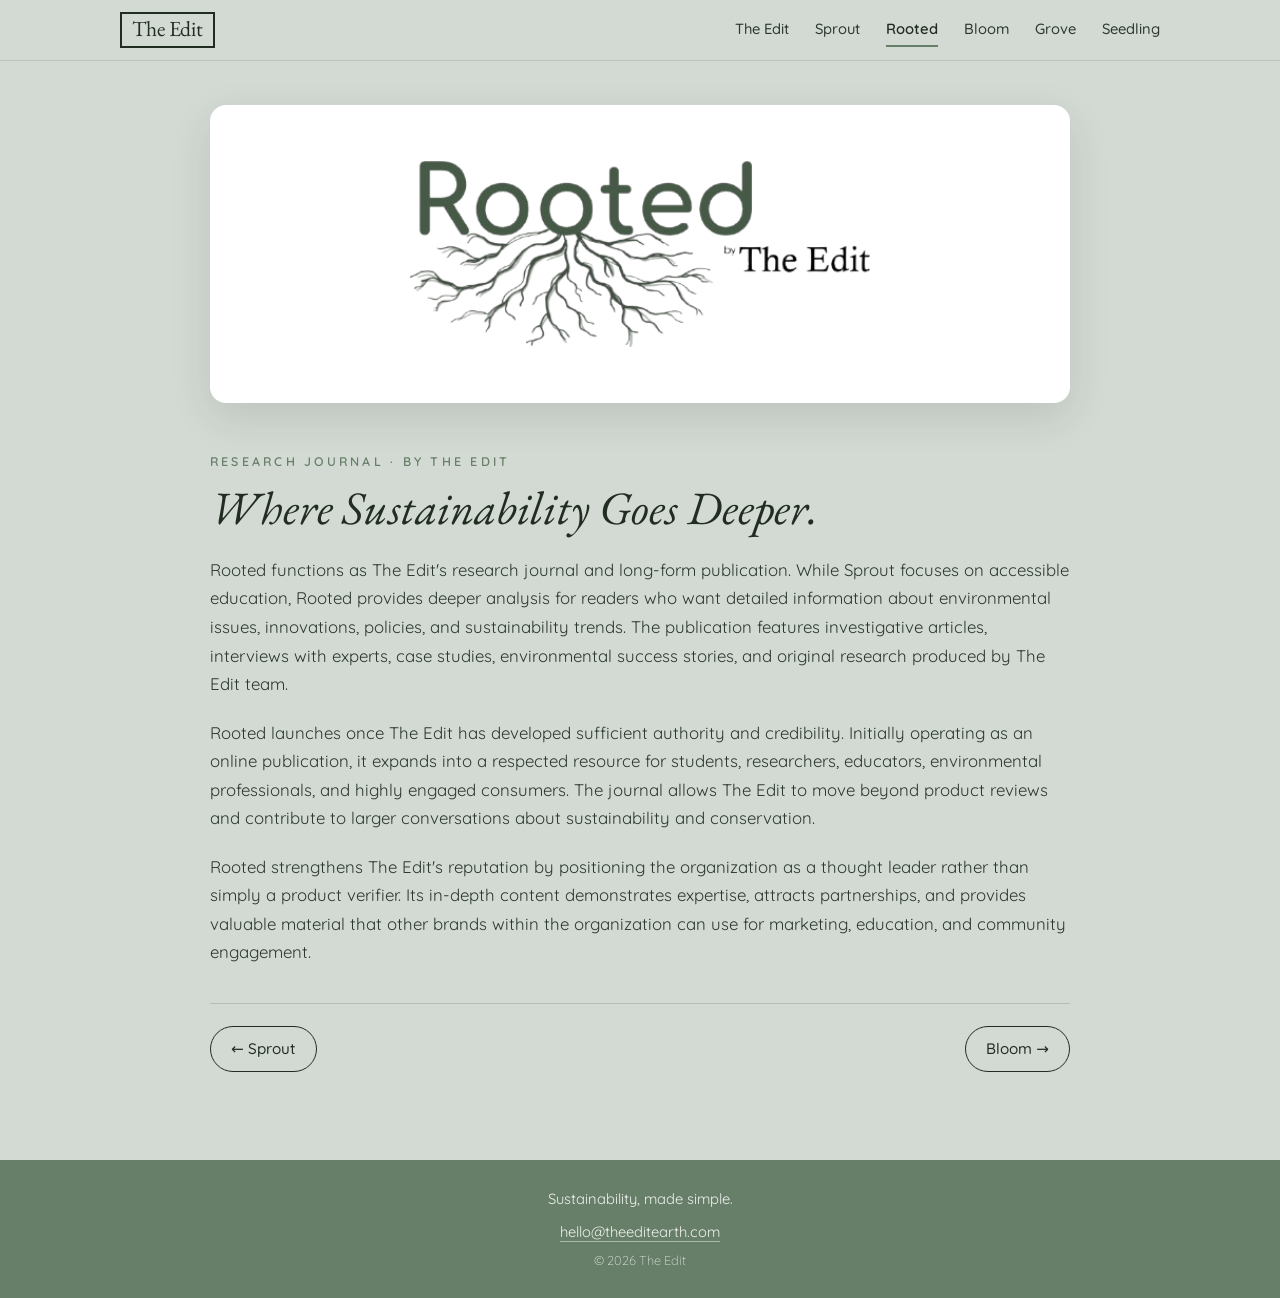
<file: rooted.html>
<!doctype html>
<html lang="en">
<head>
<meta charset="utf-8">
<meta name="viewport" content="width=device-width, initial-scale=1">
<title>Rooted by The Edit | Where Sustainability Goes Deeper.</title>
<meta name="description" content="Rooted functions as The Edit&#x27;s research journal and long-form publication.">
<meta name="theme-color" content="#D3DAD4">
<meta property="og:title" content="Rooted by The Edit | Where Sustainability Goes Deeper.">
<meta property="og:description" content="Rooted functions as The Edit&#x27;s research journal and long-form publication.">
<meta property="og:type" content="website">
<link rel="icon" href="seal.png">
<link rel="preconnect" href="https://fonts.googleapis.com">
<link rel="preconnect" href="https://fonts.gstatic.com" crossorigin>
<link href="https://fonts.googleapis.com/css2?family=EB+Garamond:ital,wght@0,400;0,500;1,400&family=Quicksand:wght@300;400;500;600&display=swap" rel="stylesheet">
<link rel="stylesheet" href="company.css">
</head>
<body>
<header>
  <div class="wrap">
    <a class="mark" href="./">The Edit</a>
    <nav aria-label="Companies">
      <a href="about.html">The Edit</a>
      <a href="sprout.html">Sprout</a>
      <a href="rooted.html" class="on">Rooted</a>
      <a href="bloom.html">Bloom</a>
      <a href="grove.html">Grove</a>
      <a href="seedling.html">Seedling</a>
    </nav>
  </div>
</header>
<main>
  <div class="wrap">
    <div class="banner"><img src="logo-rooted.png" width="436" height="177" alt="Rooted by The Edit"></div>
    <article>
      <p class="eyebrow">Research journal &middot; by The Edit</p>
      <h1>Where Sustainability Goes Deeper.</h1>
      <p>Rooted functions as The Edit's research journal and long-form publication. While Sprout focuses on accessible education, Rooted provides deeper analysis for readers who want detailed information about environmental issues, innovations, policies, and sustainability trends. The publication features investigative articles, interviews with experts, case studies, environmental success stories, and original research produced by The Edit team.</p>
      <p>Rooted launches once The Edit has developed sufficient authority and credibility. Initially operating as an online publication, it expands into a respected resource for students, researchers, educators, environmental professionals, and highly engaged consumers. The journal allows The Edit to move beyond product reviews and contribute to larger conversations about sustainability and conservation.</p>
      <p>Rooted strengthens The Edit's reputation by positioning the organization as a thought leader rather than simply a product verifier. Its in-depth content demonstrates expertise, attracts partnerships, and provides valuable material that other brands within the organization can use for marketing, education, and community engagement.</p>
    </article>
    <div class="pager">
      <a href="sprout.html">&larr; Sprout</a>
      <span></span>
      <a href="bloom.html">Bloom &rarr;</a>
    </div>
  </div>
</main>
<footer>
  <p>Sustainability, made simple.</p>
  <p class="contact"><a href="mailto:hello@theeditearth.com">hello@theeditearth.com</a></p>
  <p class="small">&copy; 2026 The Edit</p>
</footer>
</body>
</html>
</file>
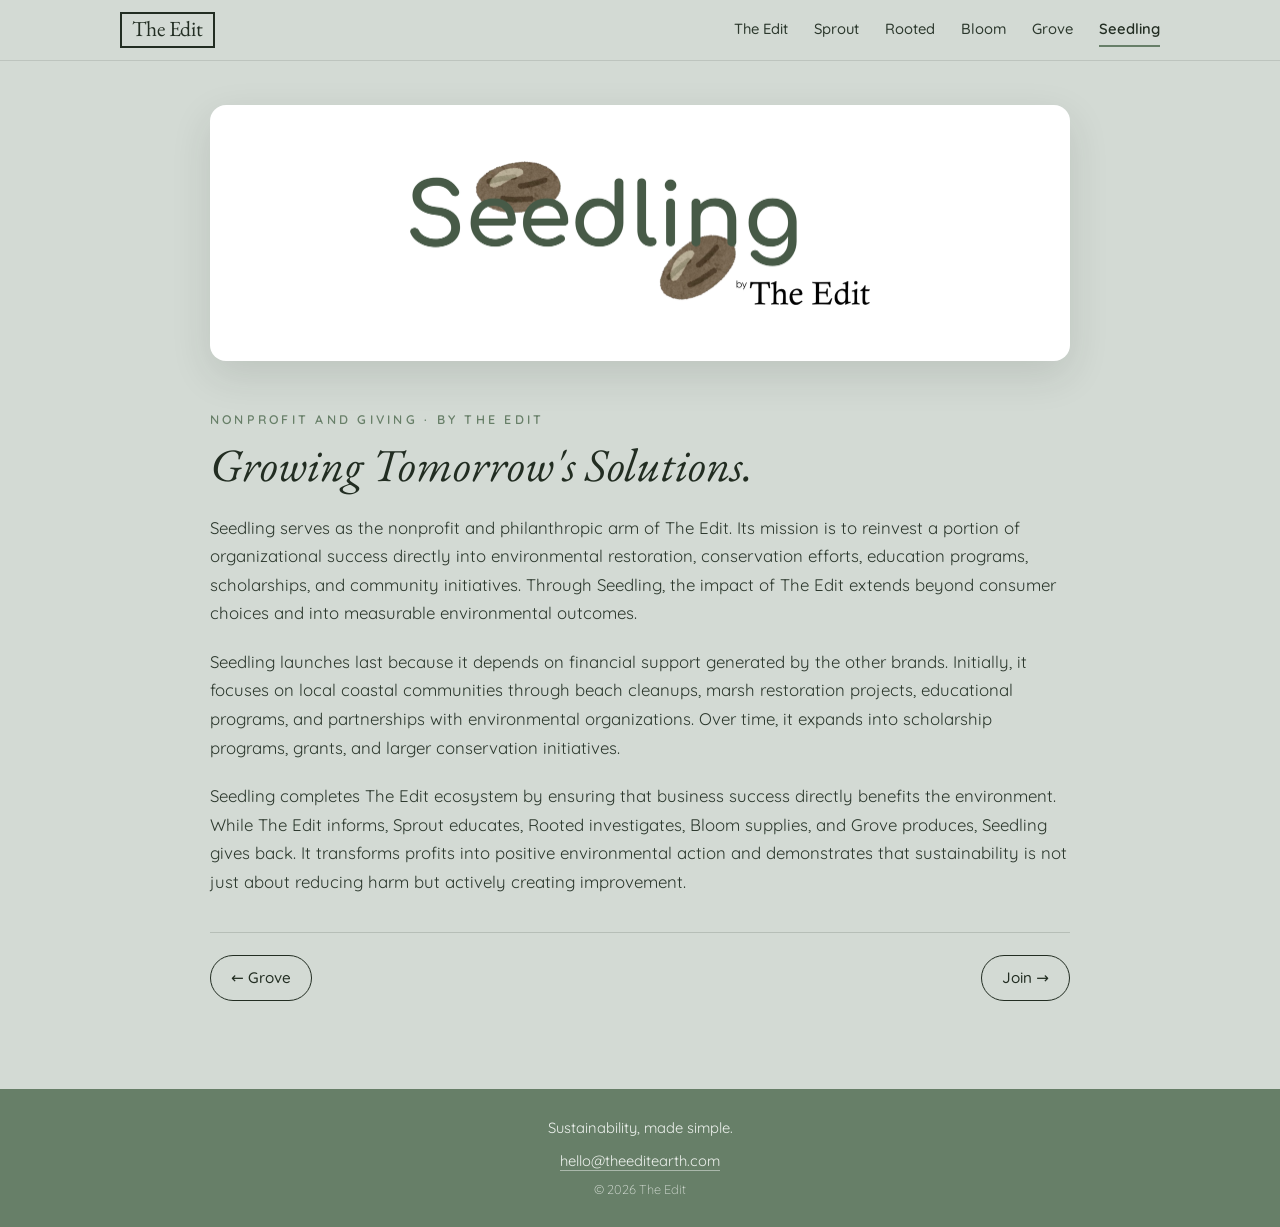
<file: seedling.html>
<!doctype html>
<html lang="en">
<head>
<meta charset="utf-8">
<meta name="viewport" content="width=device-width, initial-scale=1">
<title>Seedling by The Edit | Growing Tomorrow&#x27;s Solutions.</title>
<meta name="description" content="Seedling serves as the nonprofit and philanthropic arm of The Edit.">
<meta name="theme-color" content="#D3DAD4">
<meta property="og:title" content="Seedling by The Edit | Growing Tomorrow&#x27;s Solutions.">
<meta property="og:description" content="Seedling serves as the nonprofit and philanthropic arm of The Edit.">
<meta property="og:type" content="website">
<link rel="icon" href="seal.png">
<link rel="preconnect" href="https://fonts.googleapis.com">
<link rel="preconnect" href="https://fonts.gstatic.com" crossorigin>
<link href="https://fonts.googleapis.com/css2?family=EB+Garamond:ital,wght@0,400;0,500;1,400&family=Quicksand:wght@300;400;500;600&display=swap" rel="stylesheet">
<link rel="stylesheet" href="company.css">
</head>
<body>
<header>
  <div class="wrap">
    <a class="mark" href="./">The Edit</a>
    <nav aria-label="Companies">
      <a href="about.html">The Edit</a>
      <a href="sprout.html">Sprout</a>
      <a href="rooted.html">Rooted</a>
      <a href="bloom.html">Bloom</a>
      <a href="grove.html">Grove</a>
      <a href="seedling.html" class="on">Seedling</a>
    </nav>
  </div>
</header>
<main>
  <div class="wrap">
    <div class="banner"><img src="logo-seedling.png" width="920" height="289" alt="Seedling by The Edit"></div>
    <article>
      <p class="eyebrow">Nonprofit and giving &middot; by The Edit</p>
      <h1>Growing Tomorrow&#x27;s Solutions.</h1>
      <p>Seedling serves as the nonprofit and philanthropic arm of The Edit. Its mission is to reinvest a portion of organizational success directly into environmental restoration, conservation efforts, education programs, scholarships, and community initiatives. Through Seedling, the impact of The Edit extends beyond consumer choices and into measurable environmental outcomes.</p>
      <p>Seedling launches last because it depends on financial support generated by the other brands. Initially, it focuses on local coastal communities through beach cleanups, marsh restoration projects, educational programs, and partnerships with environmental organizations. Over time, it expands into scholarship programs, grants, and larger conservation initiatives.</p>
      <p>Seedling completes The Edit ecosystem by ensuring that business success directly benefits the environment. While The Edit informs, Sprout educates, Rooted investigates, Bloom supplies, and Grove produces, Seedling gives back. It transforms profits into positive environmental action and demonstrates that sustainability is not just about reducing harm but actively creating improvement.</p>
    </article>
    <div class="pager">
      <a href="grove.html">&larr; Grove</a>
      <span></span>
      <a href="./#join">Join &rarr;</a>
    </div>
  </div>
</main>
<footer>
  <p>Sustainability, made simple.</p>
  <p class="contact"><a href="mailto:hello@theeditearth.com">hello@theeditearth.com</a></p>
  <p class="small">&copy; 2026 The Edit</p>
</footer>
</body>
</html>
</file>
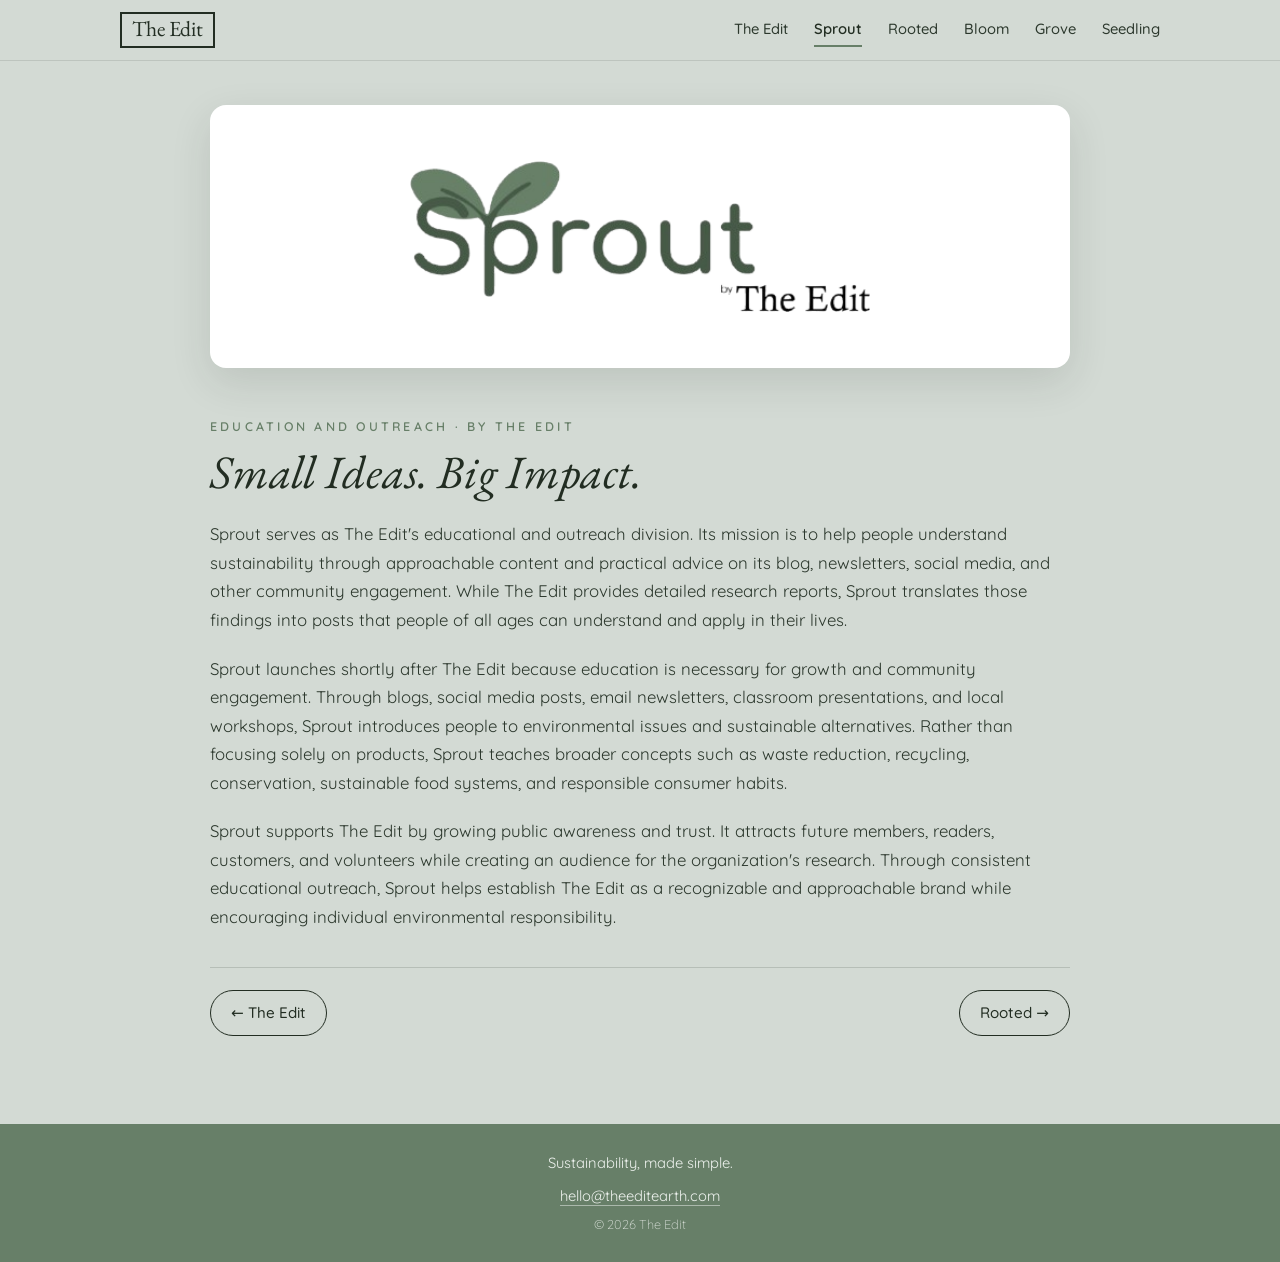
<file: sprout.html>
<!doctype html>
<html lang="en">
<head>
<meta charset="utf-8">
<meta name="viewport" content="width=device-width, initial-scale=1">
<title>Sprout by The Edit | Small Ideas. Big Impact.</title>
<meta name="description" content="Sprout serves as The Edit&#x27;s educational and outreach division.">
<meta name="theme-color" content="#D3DAD4">
<meta property="og:title" content="Sprout by The Edit | Small Ideas. Big Impact.">
<meta property="og:description" content="Sprout serves as The Edit&#x27;s educational and outreach division.">
<meta property="og:type" content="website">
<link rel="icon" href="seal.png">
<link rel="preconnect" href="https://fonts.googleapis.com">
<link rel="preconnect" href="https://fonts.gstatic.com" crossorigin>
<link href="https://fonts.googleapis.com/css2?family=EB+Garamond:ital,wght@0,400;0,500;1,400&family=Quicksand:wght@300;400;500;600&display=swap" rel="stylesheet">
<link rel="stylesheet" href="company.css">
</head>
<body>
<header>
  <div class="wrap">
    <a class="mark" href="./">The Edit</a>
    <nav aria-label="Companies">
      <a href="about.html">The Edit</a>
      <a href="sprout.html" class="on">Sprout</a>
      <a href="rooted.html">Rooted</a>
      <a href="bloom.html">Bloom</a>
      <a href="grove.html">Grove</a>
      <a href="seedling.html">Seedling</a>
    </nav>
  </div>
</header>
<main>
  <div class="wrap">
    <div class="banner"><img src="logo-sprout.png" width="426" height="140" alt="Sprout by The Edit"></div>
    <article>
      <p class="eyebrow">Education and outreach &middot; by The Edit</p>
      <h1>Small Ideas. Big Impact.</h1>
      <p>Sprout serves as The Edit's educational and outreach division. Its mission is to help people understand sustainability through approachable content and practical advice on its blog, newsletters, social media, and other community engagement. While The Edit provides detailed research reports, Sprout translates those findings into posts that people of all ages can understand and apply in their lives.</p>
      <p>Sprout launches shortly after The Edit because education is necessary for growth and community engagement. Through blogs, social media posts, email newsletters, classroom presentations, and local workshops, Sprout introduces people to environmental issues and sustainable alternatives. Rather than focusing solely on products, Sprout teaches broader concepts such as waste reduction, recycling, conservation, sustainable food systems, and responsible consumer habits.</p>
      <p>Sprout supports The Edit by growing public awareness and trust. It attracts future members, readers, customers, and volunteers while creating an audience for the organization's research. Through consistent educational outreach, Sprout helps establish The Edit as a recognizable and approachable brand while encouraging individual environmental responsibility.</p>
    </article>
    <div class="pager">
      <a href="about.html">&larr; The Edit</a>
      <span></span>
      <a href="rooted.html">Rooted &rarr;</a>
    </div>
  </div>
</main>
<footer>
  <p>Sustainability, made simple.</p>
  <p class="contact"><a href="mailto:hello@theeditearth.com">hello@theeditearth.com</a></p>
  <p class="small">&copy; 2026 The Edit</p>
</footer>
</body>
</html>
</file>
<file: company.css>
:root{--sage-pale:#D3DAD4;--sage-mist:#CDD4CE;--sage:#677F68;--forest:#222D22;--ink:#2c382d;--cream:#eef2ee;
--serif:"EB Garamond",Georgia,"Times New Roman",serif;--sans:"Quicksand","Segoe UI",system-ui,sans-serif}
*{box-sizing:border-box}
body{margin:0;background:var(--sage-pale);color:var(--ink);font-family:var(--sans);line-height:1.7;font-size:1.05rem}
img{max-width:100%;height:auto;display:block}
a{color:inherit}
.wrap{width:min(860px,100% - 40px);margin:0 auto}
header{position:sticky;top:0;z-index:10;background:rgba(211,218,212,.94);backdrop-filter:blur(8px);border-bottom:1px solid rgba(34,45,34,.12)}
header .wrap{width:min(1040px,100% - 40px);display:flex;align-items:center;justify-content:space-between;gap:14px;padding:12px 0}
.mark{font-family:var(--serif);font-size:1.35rem;line-height:1;border:2px solid var(--forest);padding:4px 10px 6px;color:var(--forest);text-decoration:none;white-space:nowrap}
nav{display:flex;gap:clamp(12px,2.6vw,26px);font-size:.92rem;font-weight:500;overflow-x:auto;scrollbar-width:none}
nav::-webkit-scrollbar{display:none}
nav a{text-decoration:none;white-space:nowrap;padding:4px 0;border-bottom:2px solid transparent}
nav a:hover{color:var(--sage)}
nav a.on{border-bottom-color:var(--sage);color:var(--forest);font-weight:600}
.banner{background:#fff;border-radius:16px;margin:clamp(24px,5vw,44px) 0 0;padding:clamp(28px,6vw,56px) 24px;box-shadow:0 14px 40px rgba(34,45,34,.12)}
.banner img{margin:0 auto;width:min(100%,460px)}
.banner.edit{background:var(--forest)}
.banner .wordmark{display:block;width:max-content;margin:0 auto;font-family:var(--serif);font-size:clamp(2.8rem,11vw,5rem);line-height:1;color:#8fa890;border:3px solid #8fa890;padding:.16em .42em .24em}
.eyebrow{font-size:.78rem;font-weight:600;letter-spacing:.26em;text-transform:uppercase;color:var(--sage);margin:clamp(30px,6vw,48px) 0 8px}
h1{font-family:var(--serif);font-weight:400;font-style:italic;font-size:clamp(1.9rem,6vw,2.9rem);line-height:1.15;margin:0 0 22px;color:var(--forest)}
article p{margin:0 0 20px}
.pager{display:flex;justify-content:space-between;gap:12px;margin:36px 0 0;padding:22px 0 0;border-top:1px solid rgba(34,45,34,.16)}
.pager a{text-decoration:none;font-weight:500;color:var(--forest);border:1.5px solid var(--forest);border-radius:999px;padding:9px 20px;font-size:.95rem}
.pager a:hover{background:var(--forest);color:var(--sage-pale)}
.pager span{flex:1}
main{padding-bottom:clamp(48px,9vw,88px)}
footer{background:var(--sage);color:var(--cream);text-align:center;padding:26px 24px;font-size:.92rem}
footer p{margin:0}
footer .contact{margin-top:8px}
footer .contact a{text-decoration:none;border-bottom:1px solid rgba(238,242,238,.5)}
footer .small{margin-top:6px;font-size:.8rem;font-weight:300;opacity:.85}
</file>
